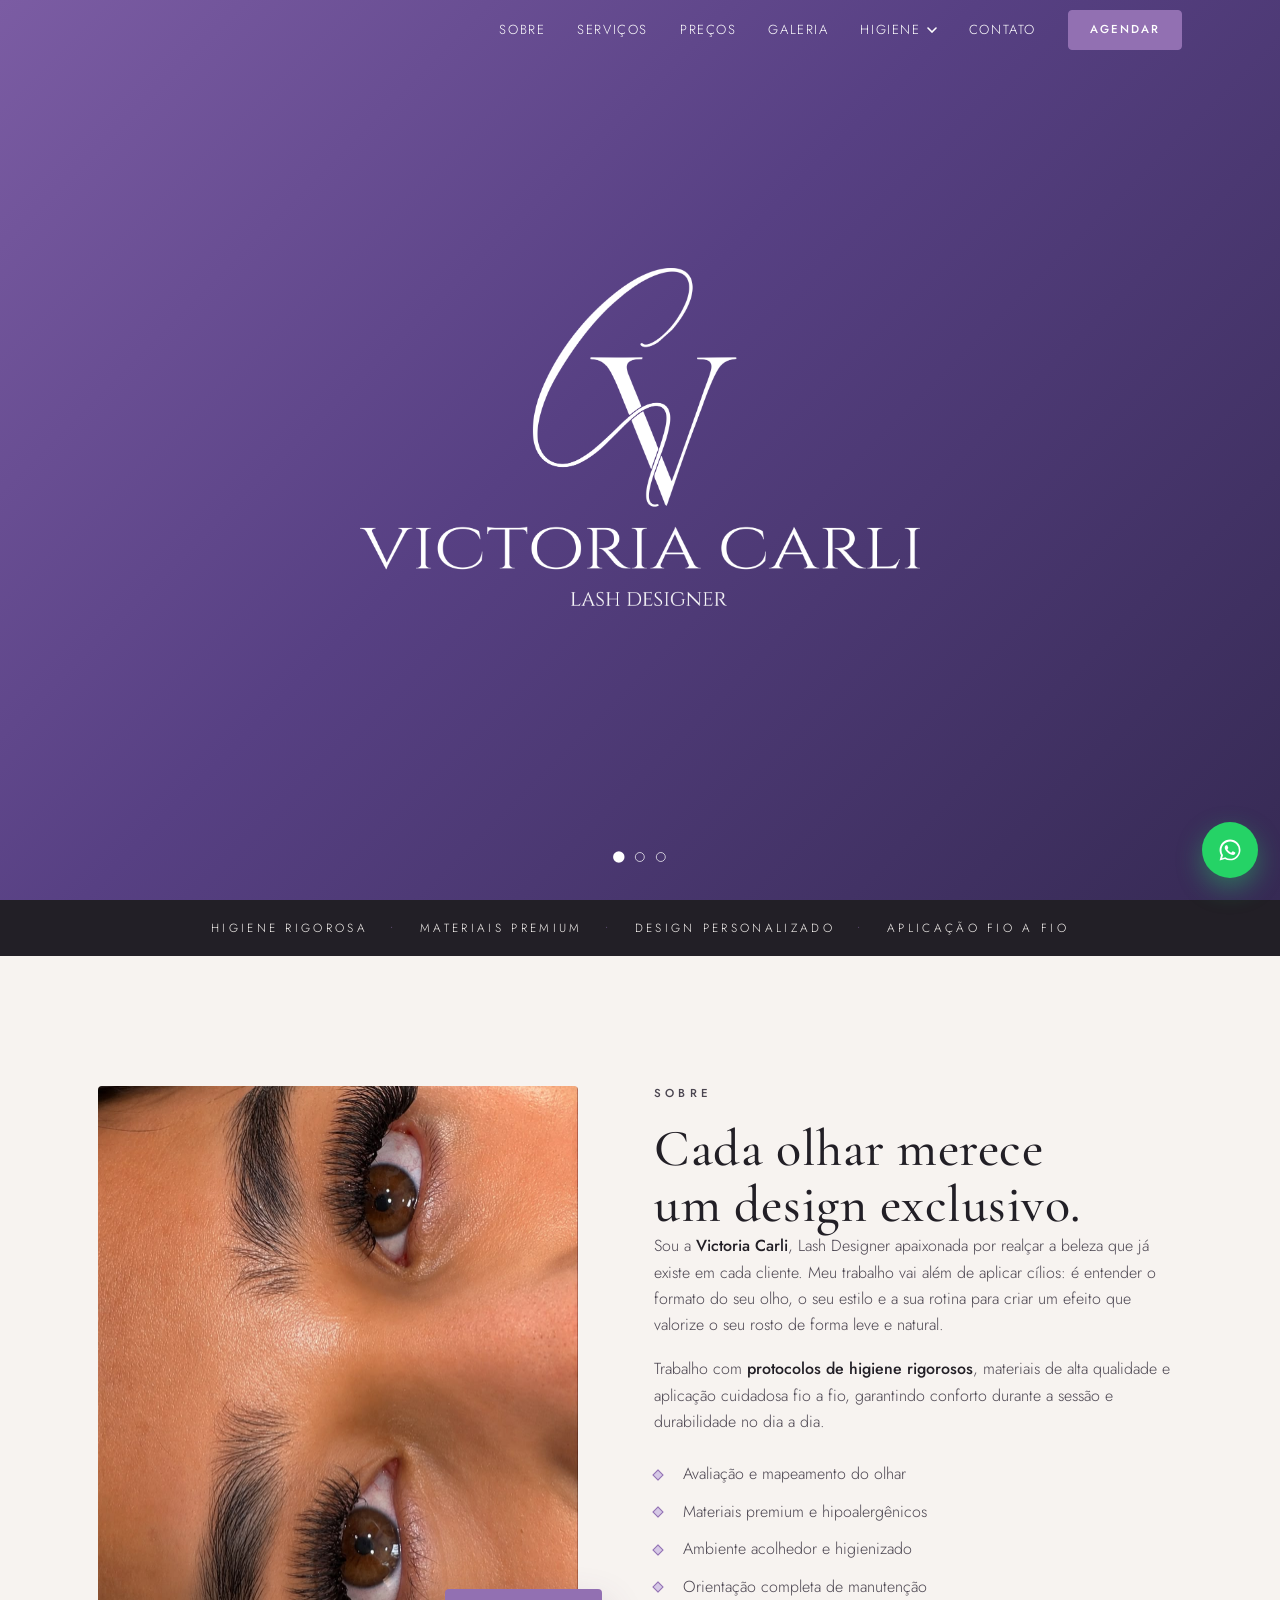
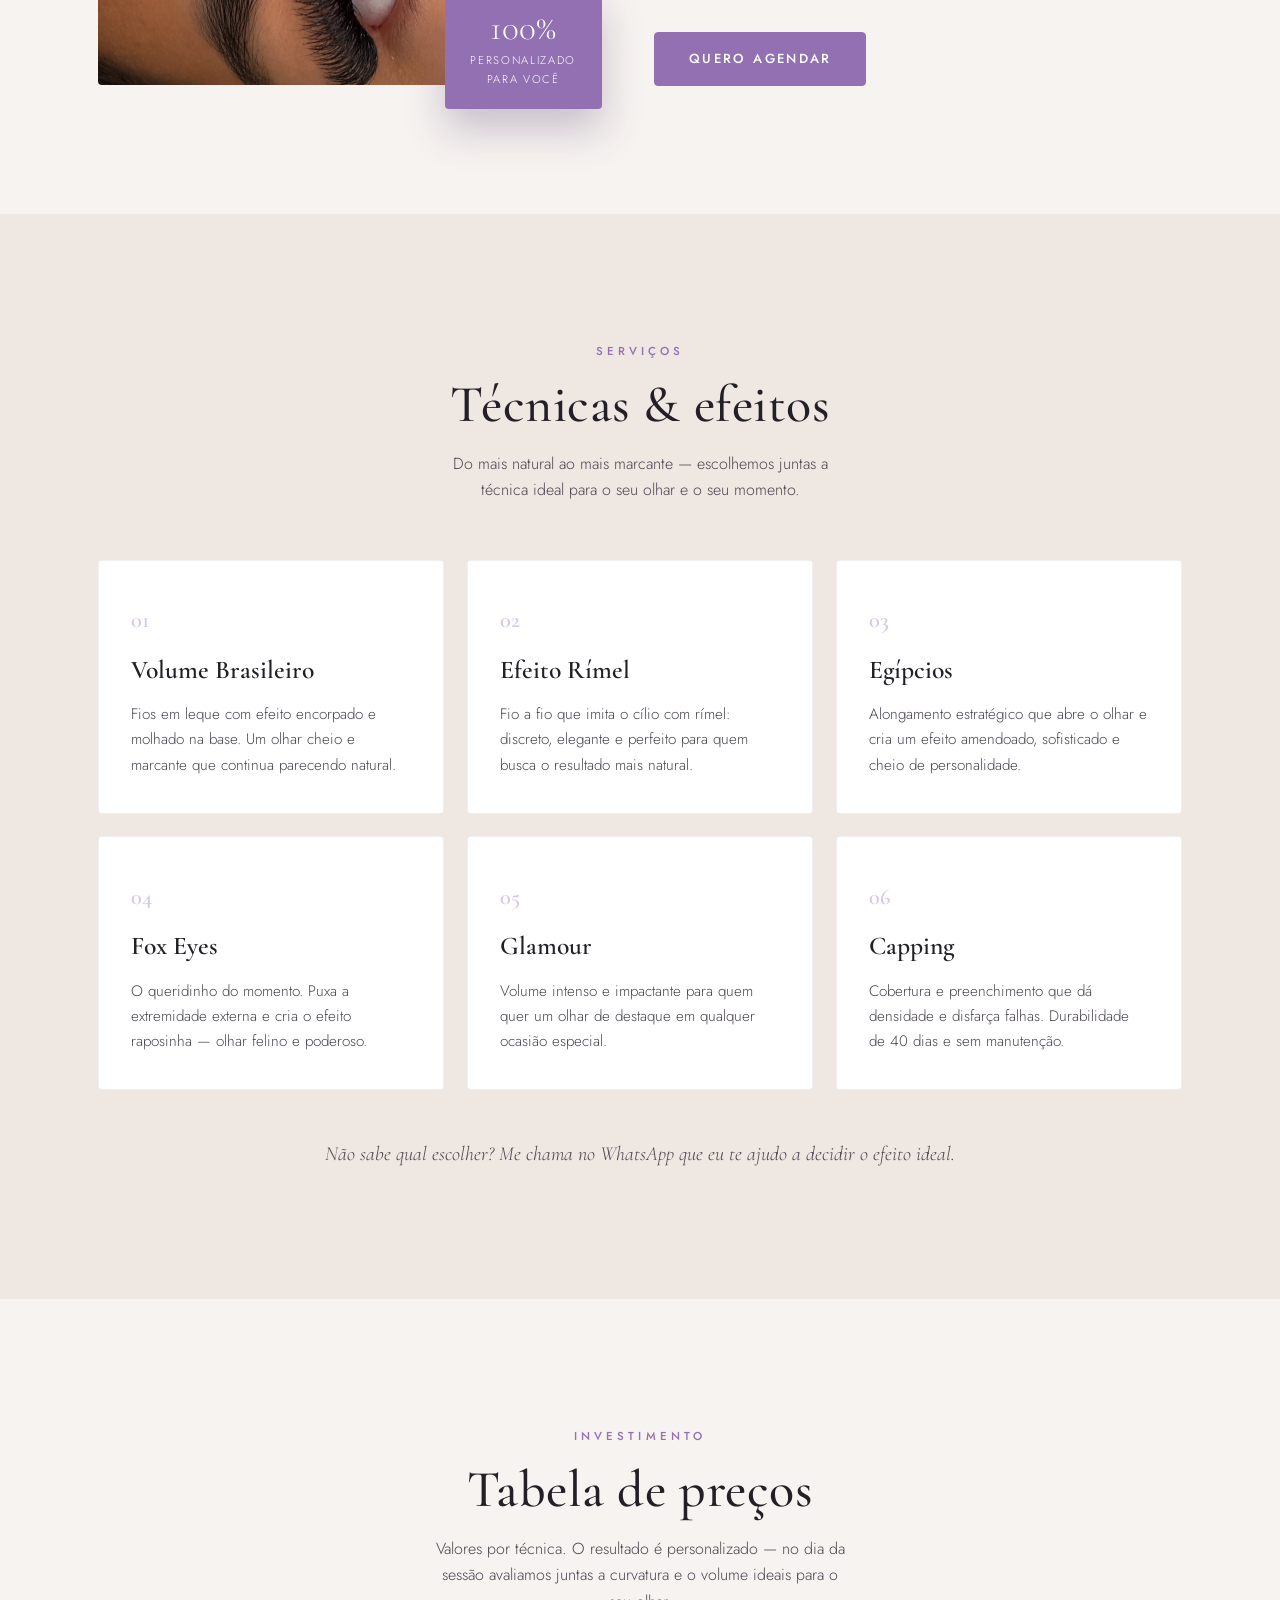
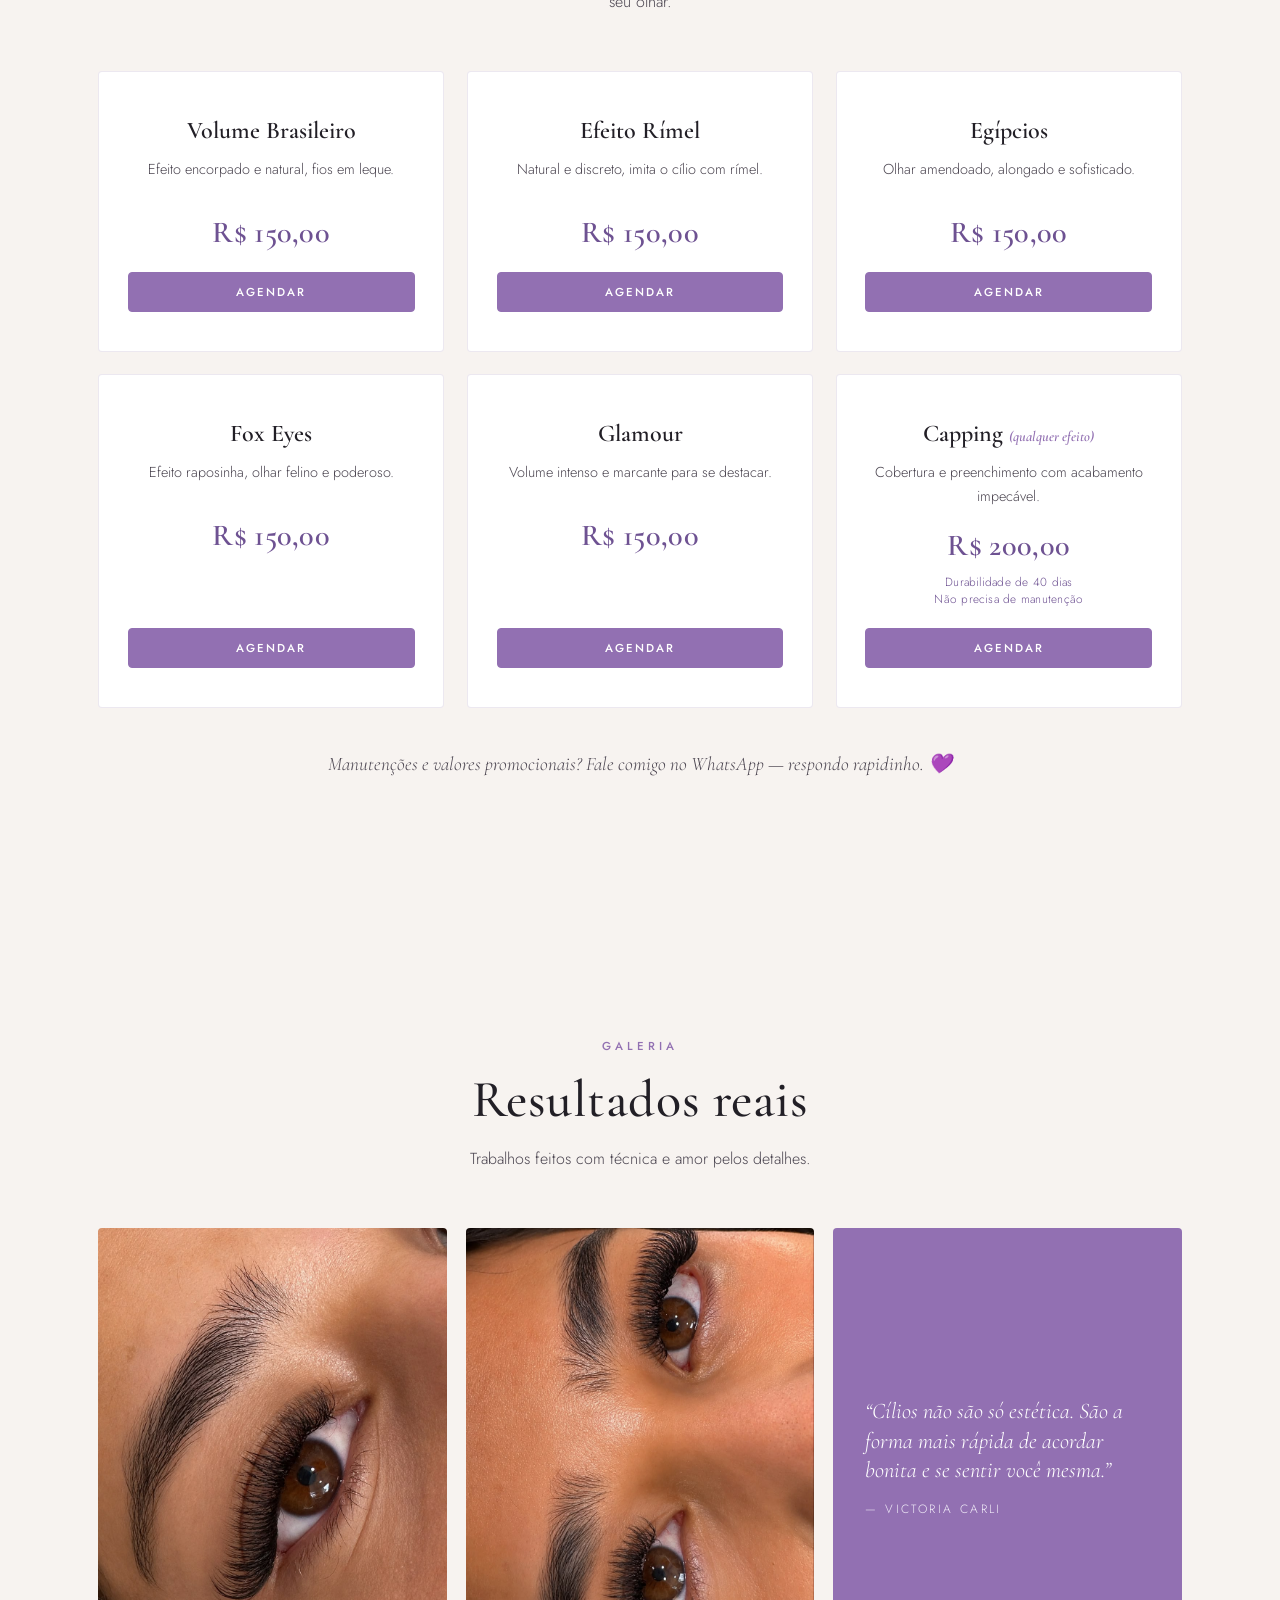
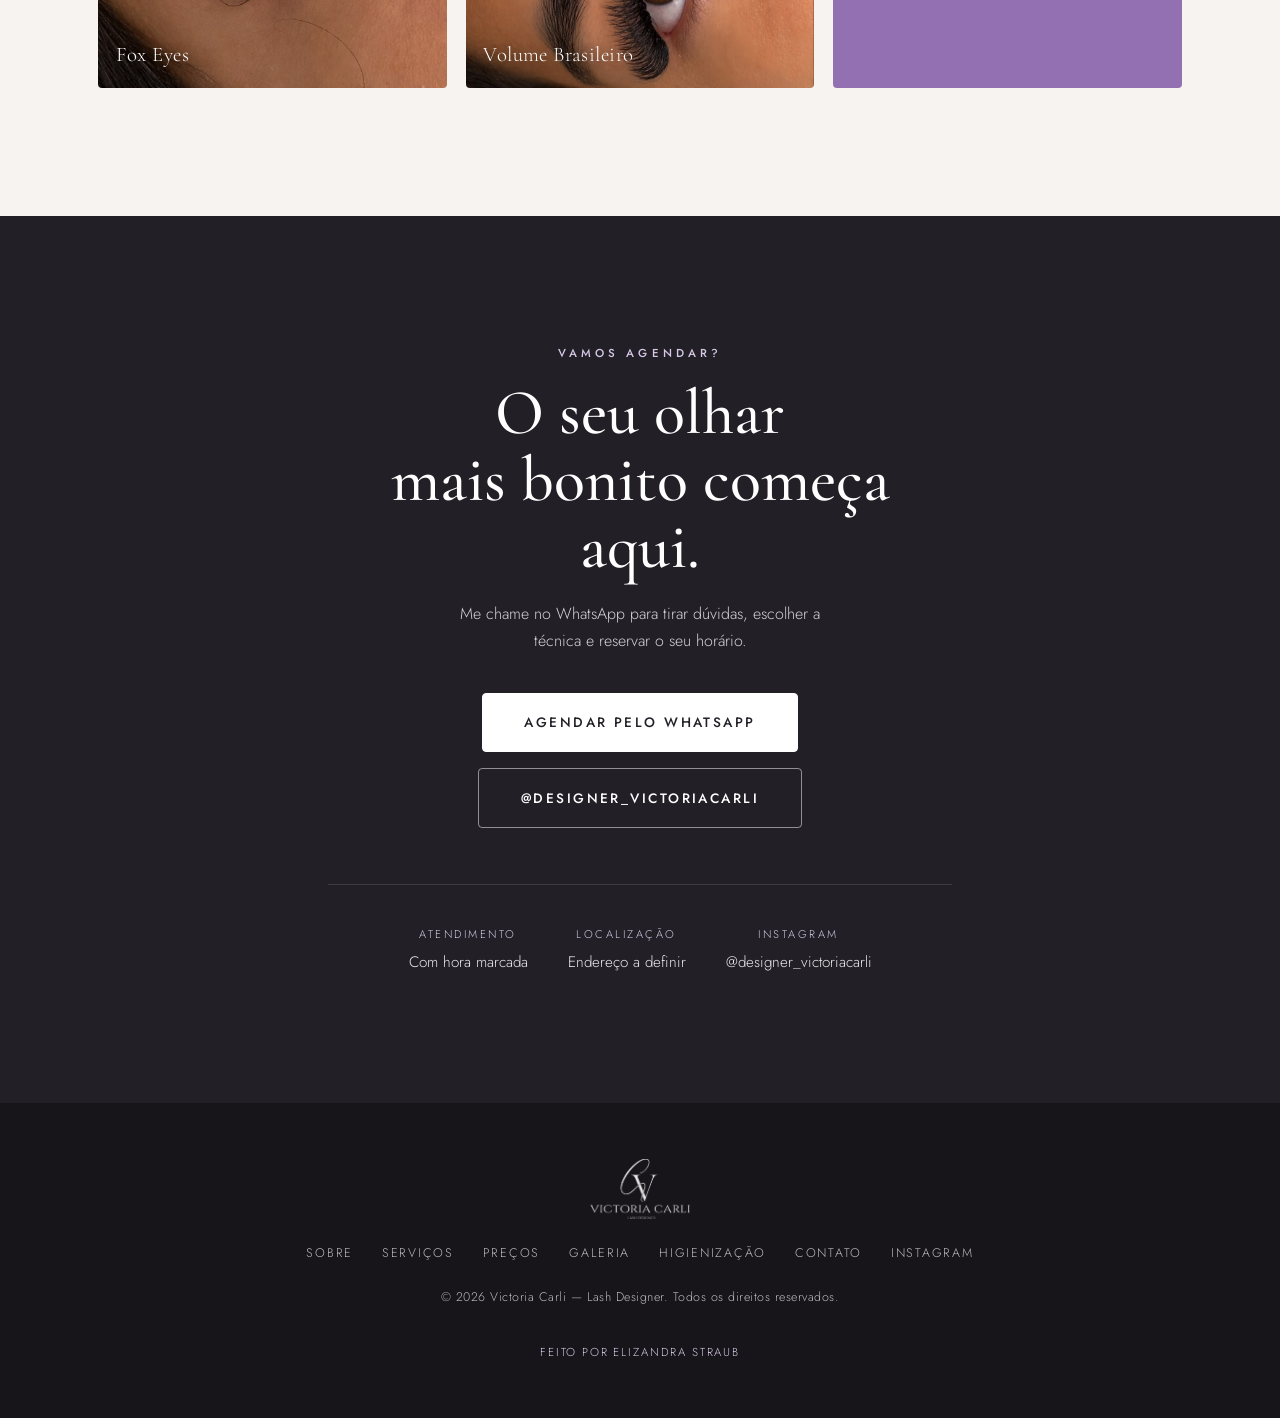
<file: index.html>
<!DOCTYPE html>
<html lang="pt-BR">
<head>
  <meta charset="UTF-8" />
  <meta name="viewport" content="width=device-width, initial-scale=1.0" />
  <title>Victoria Carli — Lash Designer | Extensão de Cílios</title>
  <meta name="description" content="Victoria Carli — Lash Designer. Extensão de cílios com técnica, higiene e olhar sob medida: Volume Brasileiro, Efeito Rímel, Egípcios, Fox Eyes, Glamour e Capping. Agende pelo WhatsApp." />
  <meta name="theme-color" content="#221F26" />

  <!-- Open Graph -->
  <meta property="og:title" content="Victoria Carli — Lash Designer" />
  <meta property="og:description" content="Extensão de cílios com técnica e olhar sob medida. Agende seu horário." />
  <meta property="og:type" content="website" />
  <meta property="og:image" content="assets/lash-fox.jpeg" />

  <link rel="icon" type="image/png" href="assets/logo.png" />

  <!-- Fonts -->
  <link rel="preconnect" href="https://fonts.googleapis.com" />
  <link rel="preconnect" href="https://fonts.gstatic.com" crossorigin />
  <link href="https://fonts.googleapis.com/css2?family=Cormorant+Garamond:ital,wght@0,400;0,500;0,600;1,400&family=Jost:wght@300;400;500;600&display=swap" rel="stylesheet" />

  <link rel="stylesheet" href="styles.css" />
</head>
<body>

  <!-- ===== HEADER ===== -->
  <header class="site-header" id="header">
    <div class="container header__inner">
      <a href="#inicio" class="header__brand" aria-label="Victoria Carli — início">
        <img src="assets/logo.png" alt="Victoria Carli Lash Designer" class="header__logo" />
      </a>

      <nav class="nav" id="nav" aria-label="Menu principal">
        <a href="#sobre" class="nav__link">Sobre</a>
        <a href="#servicos" class="nav__link">Serviços</a>
        <a href="#precos" class="nav__link">Preços</a>
        <a href="#galeria" class="nav__link">Galeria</a>
        <div class="nav__dd" id="navDd">
          <button class="nav__link nav__ddbtn" id="navDdBtn" aria-haspopup="true" aria-expanded="false">
            Higiene
            <svg class="nav__ddcaret" width="10" height="6" viewBox="0 0 10 6" aria-hidden="true"><path d="M1 1l4 4 4-4" fill="none" stroke="currentColor" stroke-width="1.6" stroke-linecap="round"/></svg>
          </button>
          <div class="nav__ddmenu" role="menu">
            <a href="higienizacao.html" role="menuitem">Como higienizar meus cílios</a>
            <a href="higienizacao.html#cuidados" role="menuitem">Cuidados pós-aplicação</a>
          </div>
        </div>
        <a href="#contato" class="nav__link">Contato</a>
        <a href="#contato" class="btn btn--sm nav__cta">Agendar</a>
      </nav>

      <button class="nav-toggle" id="navToggle" aria-label="Abrir menu" aria-expanded="false" aria-controls="nav">
        <span></span><span></span><span></span>
      </button>
    </div>
  </header>

  <!-- ===== HERO (SLIDESHOW) ===== -->
  <section class="hero" id="inicio" aria-label="Apresentação">
    <!-- Slide 1: Marca / logo grande -->
    <div class="hero__slide hero__slide--brand is-active" data-slide="0">
      <div class="hero__brand-inner">
        <img src="assets/logo.png" alt="Victoria Carli Lash Designer" class="hero__brandlogo" />
      </div>
    </div>

    <!-- Slide 2: Fox Eyes -->
    <div class="hero__slide hero__slide--photo" data-slide="1">
      <img class="hero__bg" src="assets/lash-fox.jpeg" alt="Olhar com extensão de cílios efeito fox eyes" />
      <div class="hero__overlay"></div>
      <div class="container hero__content">
        <p class="hero__eyebrow">Lash Designer</p>
        <h1 class="hero__title">Um olhar que fala<br>antes de você.</h1>
        <p class="hero__text">
          Extensão de cílios feita com técnica, higiene e sensibilidade — para realçar
          a sua beleza natural com um design pensado só para o seu olhar.
        </p>
        <div class="hero__actions">
          <a href="#contato" class="btn btn--light">Agendar horário</a>
          <a href="#servicos" class="btn btn--ghost-light">Ver serviços</a>
        </div>
      </div>
    </div>

    <!-- Slide 3: Volume Brasileiro -->
    <div class="hero__slide hero__slide--photo" data-slide="2">
      <img class="hero__bg" src="assets/lash-brasileiro.jpeg" alt="Extensão de cílios volume brasileiro" />
      <div class="hero__overlay"></div>
      <div class="container hero__content">
        <p class="hero__eyebrow">Feito para você</p>
        <h1 class="hero__title">Sua beleza natural,<br>realçada.</h1>
        <p class="hero__text">
          Do efeito mais natural ao mais marcante — cada aplicação é pensada para
          valorizar o seu rosto com conforto e durabilidade.
        </p>
        <div class="hero__actions">
          <a href="#precos" class="btn btn--light">Ver preços</a>
          <a href="#galeria" class="btn btn--ghost-light">Ver resultados</a>
        </div>
      </div>
    </div>

    <!-- Navegação -->
    <div class="hero__dots" role="tablist" aria-label="Escolher slide">
      <button class="hero__dot is-active" data-goto="0" aria-label="Slide 1"></button>
      <button class="hero__dot" data-goto="1" aria-label="Slide 2"></button>
      <button class="hero__dot" data-goto="2" aria-label="Slide 3"></button>
    </div>
  </section>

  <!-- ===== FAIXA / SELOS ===== -->
  <div class="marquee-band">
    <div class="container marquee-band__inner">
      <span>Higiene rigorosa</span>
      <span class="dot">•</span>
      <span>Materiais premium</span>
      <span class="dot">•</span>
      <span>Design personalizado</span>
      <span class="dot">•</span>
      <span>Aplicação fio a fio</span>
    </div>
  </div>

  <!-- ===== SOBRE ===== -->
  <section class="section about" id="sobre">
    <div class="container about__grid">
      <div class="about__media reveal">
        <img src="assets/lash-brasileiro.jpeg" alt="Extensão de cílios volume brasileiro" />
        <div class="about__media-badge">
          <span class="about__media-badge-num">100%</span>
          <span class="about__media-badge-txt">personalizado<br>para você</span>
        </div>
      </div>
      <div class="about__text reveal">
        <p class="eyebrow">Sobre</p>
        <h2 class="section-title">Cada olhar merece<br>um design exclusivo.</h2>
        <p>
          Sou a <strong>Victoria Carli</strong>, Lash Designer apaixonada por realçar a beleza
          que já existe em cada cliente. Meu trabalho vai além de aplicar cílios: é entender o
          formato do seu olho, o seu estilo e a sua rotina para criar um efeito que valorize
          o seu rosto de forma leve e natural.
        </p>
        <p>
          Trabalho com <strong>protocolos de higiene rigorosos</strong>, materiais de alta
          qualidade e aplicação cuidadosa fio a fio, garantindo conforto durante a sessão e
          durabilidade no dia a dia.
        </p>
        <ul class="about__list">
          <li>Avaliação e mapeamento do olhar</li>
          <li>Materiais premium e hipoalergênicos</li>
          <li>Ambiente acolhedor e higienizado</li>
          <li>Orientação completa de manutenção</li>
        </ul>
        <a href="#contato" class="btn">Quero agendar</a>
      </div>
    </div>
  </section>

  <!-- ===== SERVIÇOS ===== -->
  <section class="section services" id="servicos">
    <div class="container">
      <div class="section-head reveal">
        <p class="eyebrow">Serviços</p>
        <h2 class="section-title">Técnicas & efeitos</h2>
        <p class="section-sub">
          Do mais natural ao mais marcante — escolhemos juntas a técnica ideal para o seu olhar
          e o seu momento.
        </p>
      </div>

      <div class="services__grid">
        <article class="service-card reveal">
          <span class="service-card__index">01</span>
          <h3>Volume Brasileiro</h3>
          <p>Fios em leque com efeito encorpado e molhado na base. Um olhar cheio e marcante que continua parecendo natural.</p>
        </article>

        <article class="service-card reveal">
          <span class="service-card__index">02</span>
          <h3>Efeito Rímel</h3>
          <p>Fio a fio que imita o cílio com rímel: discreto, elegante e perfeito para quem busca o resultado mais natural.</p>
        </article>

        <article class="service-card reveal">
          <span class="service-card__index">03</span>
          <h3>Egípcios</h3>
          <p>Alongamento estratégico que abre o olhar e cria um efeito amendoado, sofisticado e cheio de personalidade.</p>
        </article>

        <article class="service-card reveal">
          <span class="service-card__index">04</span>
          <h3>Fox Eyes</h3>
          <p>O queridinho do momento. Puxa a extremidade externa e cria o efeito raposinha — olhar felino e poderoso.</p>
        </article>

        <article class="service-card reveal">
          <span class="service-card__index">05</span>
          <h3>Glamour</h3>
          <p>Volume intenso e impactante para quem quer um olhar de destaque em qualquer ocasião especial.</p>
        </article>

        <article class="service-card reveal">
          <span class="service-card__index">06</span>
          <h3>Capping</h3>
          <p>Cobertura e preenchimento que dá densidade e disfarça falhas. Durabilidade de 40 dias e sem manutenção.</p>
        </article>
      </div>

      <p class="services__note reveal">
        Não sabe qual escolher? Me chama no WhatsApp que eu te ajudo a decidir o efeito ideal.
      </p>
    </div>
  </section>

  <!-- ===== PREÇOS ===== -->
  <section class="section pricing" id="precos">
    <div class="container">
      <div class="section-head reveal">
        <p class="eyebrow">Investimento</p>
        <h2 class="section-title">Tabela de preços</h2>
        <p class="section-sub">
          Valores por técnica. O resultado é personalizado — no dia da sessão avaliamos
          juntas a curvatura e o volume ideais para o seu olhar.
        </p>
      </div>

      <div class="pricing__grid">
        <article class="price-card reveal">
          <h3 class="price-card__name">Volume Brasileiro</h3>
          <p class="price-card__desc">Efeito encorpado e natural, fios em leque.</p>
          <p class="price-card__value" data-price>R$ 150,00</p>
          <a href="https://wa.me/5541996075073?text=Ol%C3%A1%20Victoria!%20Quero%20agendar%20o%20Volume%20Brasileiro." class="btn btn--sm price-card__btn" target="_blank" rel="noopener">Agendar</a>
        </article>

        <article class="price-card reveal">
          <h3 class="price-card__name">Efeito Rímel</h3>
          <p class="price-card__desc">Natural e discreto, imita o cílio com rímel.</p>
          <p class="price-card__value" data-price>R$ 150,00</p>
          <a href="https://wa.me/5541996075073?text=Ol%C3%A1%20Victoria!%20Quero%20agendar%20o%20Efeito%20R%C3%ADmel." class="btn btn--sm price-card__btn" target="_blank" rel="noopener">Agendar</a>
        </article>

        <article class="price-card reveal">
          <h3 class="price-card__name">Egípcios</h3>
          <p class="price-card__desc">Olhar amendoado, alongado e sofisticado.</p>
          <p class="price-card__value" data-price>R$ 150,00</p>
          <a href="https://wa.me/5541996075073?text=Ol%C3%A1%20Victoria!%20Quero%20agendar%20os%20C%C3%ADlios%20Eg%C3%ADpcios." class="btn btn--sm price-card__btn" target="_blank" rel="noopener">Agendar</a>
        </article>

        <article class="price-card reveal">
          <h3 class="price-card__name">Fox Eyes</h3>
          <p class="price-card__desc">Efeito raposinha, olhar felino e poderoso.</p>
          <p class="price-card__value" data-price>R$ 150,00</p>
          <a href="https://wa.me/5541996075073?text=Ol%C3%A1%20Victoria!%20Quero%20agendar%20o%20Fox%20Eyes." class="btn btn--sm price-card__btn" target="_blank" rel="noopener">Agendar</a>
        </article>

        <article class="price-card reveal">
          <h3 class="price-card__name">Glamour</h3>
          <p class="price-card__desc">Volume intenso e marcante para se destacar.</p>
          <p class="price-card__value" data-price>R$ 150,00</p>
          <a href="https://wa.me/5541996075073?text=Ol%C3%A1%20Victoria!%20Quero%20agendar%20o%20Glamour." class="btn btn--sm price-card__btn" target="_blank" rel="noopener">Agendar</a>
        </article>

        <article class="price-card reveal">
          <h3 class="price-card__name">Capping <span>(qualquer efeito)</span></h3>
          <p class="price-card__desc">Cobertura e preenchimento com acabamento impecável.</p>
          <p class="price-card__value" data-price>R$ 200,00</p>
          <p class="price-card__meta">Durabilidade de 40 dias<br>Não precisa de manutenção</p>
          <a href="https://wa.me/5541996075073?text=Ol%C3%A1%20Victoria!%20Quero%20agendar%20o%20Capping." class="btn btn--sm price-card__btn" target="_blank" rel="noopener">Agendar</a>
        </article>
      </div>

      <p class="pricing__note reveal">
        Manutenções e valores promocionais? Fale comigo no WhatsApp — respondo rapidinho. 💜
      </p>
    </div>
  </section>

  <!-- ===== GALERIA ===== -->
  <section class="section gallery" id="galeria">
    <div class="container">
      <div class="section-head reveal">
        <p class="eyebrow">Galeria</p>
        <h2 class="section-title">Resultados reais</h2>
        <p class="section-sub">Trabalhos feitos com técnica e amor pelos detalhes.</p>
      </div>

      <div class="gallery__grid">
        <figure class="gallery__item gallery__item--tall reveal">
          <img src="assets/lash-fox.jpeg" alt="Extensão de cílios efeito fox eyes" loading="lazy" />
          <figcaption>Fox Eyes</figcaption>
        </figure>
        <figure class="gallery__item reveal">
          <img src="assets/lash-brasileiro.jpeg" alt="Extensão de cílios volume brasileiro" loading="lazy" />
          <figcaption>Volume Brasileiro</figcaption>
        </figure>
        <figure class="gallery__item gallery__item--quote reveal">
          <blockquote>
            <p>“Cílios não são só estética. São a forma mais rápida de acordar bonita e se sentir você mesma.”</p>
            <cite>— Victoria Carli</cite>
          </blockquote>
        </figure>
      </div>
    </div>
  </section>

  <!-- ===== CTA / CONTATO ===== -->
  <section class="section cta" id="contato">
    <div class="container cta__inner reveal">
      <p class="eyebrow eyebrow--light">Vamos agendar?</p>
      <h2 class="cta__title">O seu olhar<br>mais bonito começa aqui.</h2>
      <p class="cta__text">
        Me chame no WhatsApp para tirar dúvidas, escolher a técnica e reservar o seu horário.
      </p>

      <div class="cta__actions">
        <!-- WhatsApp: 41 99607-5073 -->
        <a href="https://wa.me/5541996075073?text=Ol%C3%A1%20Victoria!%20Gostaria%20de%20agendar%20um%20hor%C3%A1rio%20de%20cílios." class="btn btn--light btn--lg" target="_blank" rel="noopener">
          Agendar pelo WhatsApp
        </a>
        <!-- TODO: substituir pelo @ real do Instagram -->
        <a href="https://www.instagram.com/designer_victoriacarli" class="btn btn--ghost-light btn--lg" target="_blank" rel="noopener">
          @designer_victoriacarli
        </a>
      </div>

      <div class="cta__info">
        <div><span>Atendimento</span><p>Com hora marcada</p></div>
        <div><span>Localização</span><p>Endereço a definir</p></div>
        <div><span>Instagram</span><p><a href="https://www.instagram.com/designer_victoriacarli" target="_blank" rel="noopener">@designer_victoriacarli</a></p></div>
      </div>
    </div>
  </section>

  <!-- ===== FOOTER ===== -->
  <footer class="footer">
    <div class="container footer__inner">
      <img src="assets/logo.png" alt="Victoria Carli Lash Designer" class="footer__logo" />
      <nav class="footer__nav" aria-label="Rodapé">
        <a href="#sobre">Sobre</a>
        <a href="#servicos">Serviços</a>
        <a href="#precos">Preços</a>
        <a href="#galeria">Galeria</a>
        <a href="higienizacao.html">Higienização</a>
        <a href="#contato">Contato</a>
        <a href="https://www.instagram.com/designer_victoriacarli" target="_blank" rel="noopener">Instagram</a>
      </nav>
      <p class="footer__copy">© <span id="year"></span> Victoria Carli — Lash Designer. Todos os direitos reservados.</p>
      <p class="footer__credit">Feito por Elizandra Straub</p>
    </div>
  </footer>

  <!-- ===== WHATSAPP FLUTUANTE ===== -->
  <!-- WhatsApp: 41 99607-5073 -->
  <a href="https://wa.me/5541996075073?text=Ol%C3%A1%20Victoria!%20Gostaria%20de%20agendar%20um%20hor%C3%A1rio%20de%20cílios." class="wa-float" target="_blank" rel="noopener" aria-label="Falar no WhatsApp">
    <svg viewBox="0 0 32 32" width="26" height="26" aria-hidden="true" fill="currentColor">
      <path d="M16.04 3.2c-7.1 0-12.86 5.76-12.86 12.86 0 2.27.6 4.48 1.73 6.43L3.2 28.8l6.5-1.7a12.8 12.8 0 0 0 6.33 1.62h.01c7.1 0 12.86-5.76 12.86-12.86S23.14 3.2 16.04 3.2Zm0 23.5h-.01a10.6 10.6 0 0 1-5.4-1.48l-.39-.23-3.86 1.01 1.03-3.76-.25-.4a10.6 10.6 0 0 1-1.63-5.65c0-5.87 4.78-10.65 10.66-10.65 2.85 0 5.52 1.11 7.53 3.12a10.57 10.57 0 0 1 3.12 7.54c0 5.87-4.78 10.65-10.66 10.65Zm5.84-7.98c-.32-.16-1.9-.94-2.19-1.05-.29-.11-.5-.16-.72.16-.21.32-.82 1.05-1.01 1.26-.19.21-.37.24-.69.08-.32-.16-1.35-.5-2.57-1.59-.95-.85-1.59-1.89-1.78-2.21-.19-.32-.02-.5.14-.66.14-.14.32-.37.48-.56.16-.19.21-.32.32-.53.11-.21.05-.4-.03-.56-.08-.16-.72-1.74-.99-2.38-.26-.62-.52-.54-.72-.55l-.61-.01c-.21 0-.56.08-.85.4-.29.32-1.11 1.09-1.11 2.66 0 1.57 1.14 3.08 1.3 3.29.16.21 2.25 3.43 5.45 4.81.76.33 1.35.52 1.82.67.76.24 1.46.21 2.01.13.61-.09 1.9-.78 2.17-1.53.27-.75.27-1.4.19-1.53-.08-.13-.29-.21-.61-.37Z"/>
    </svg>
  </a>

  <script src="script.js"></script>
</body>
</html>
</file>
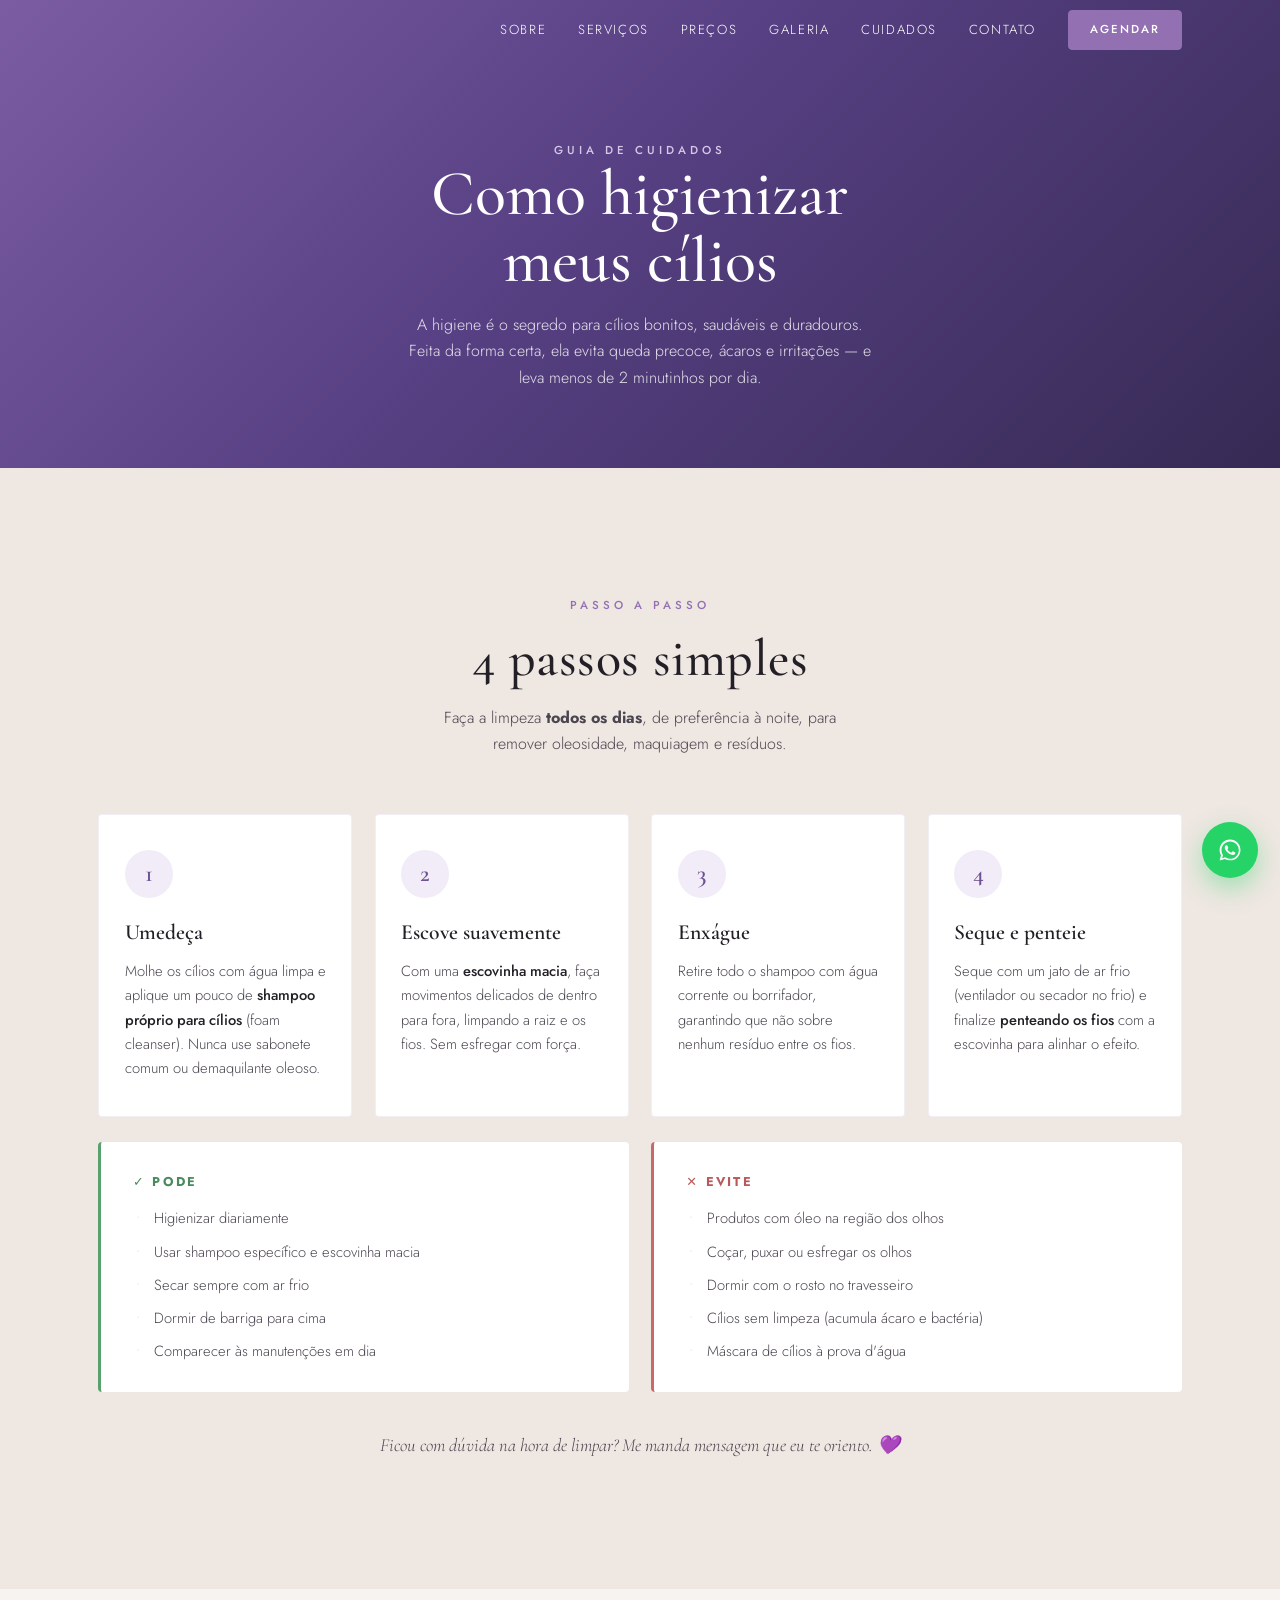
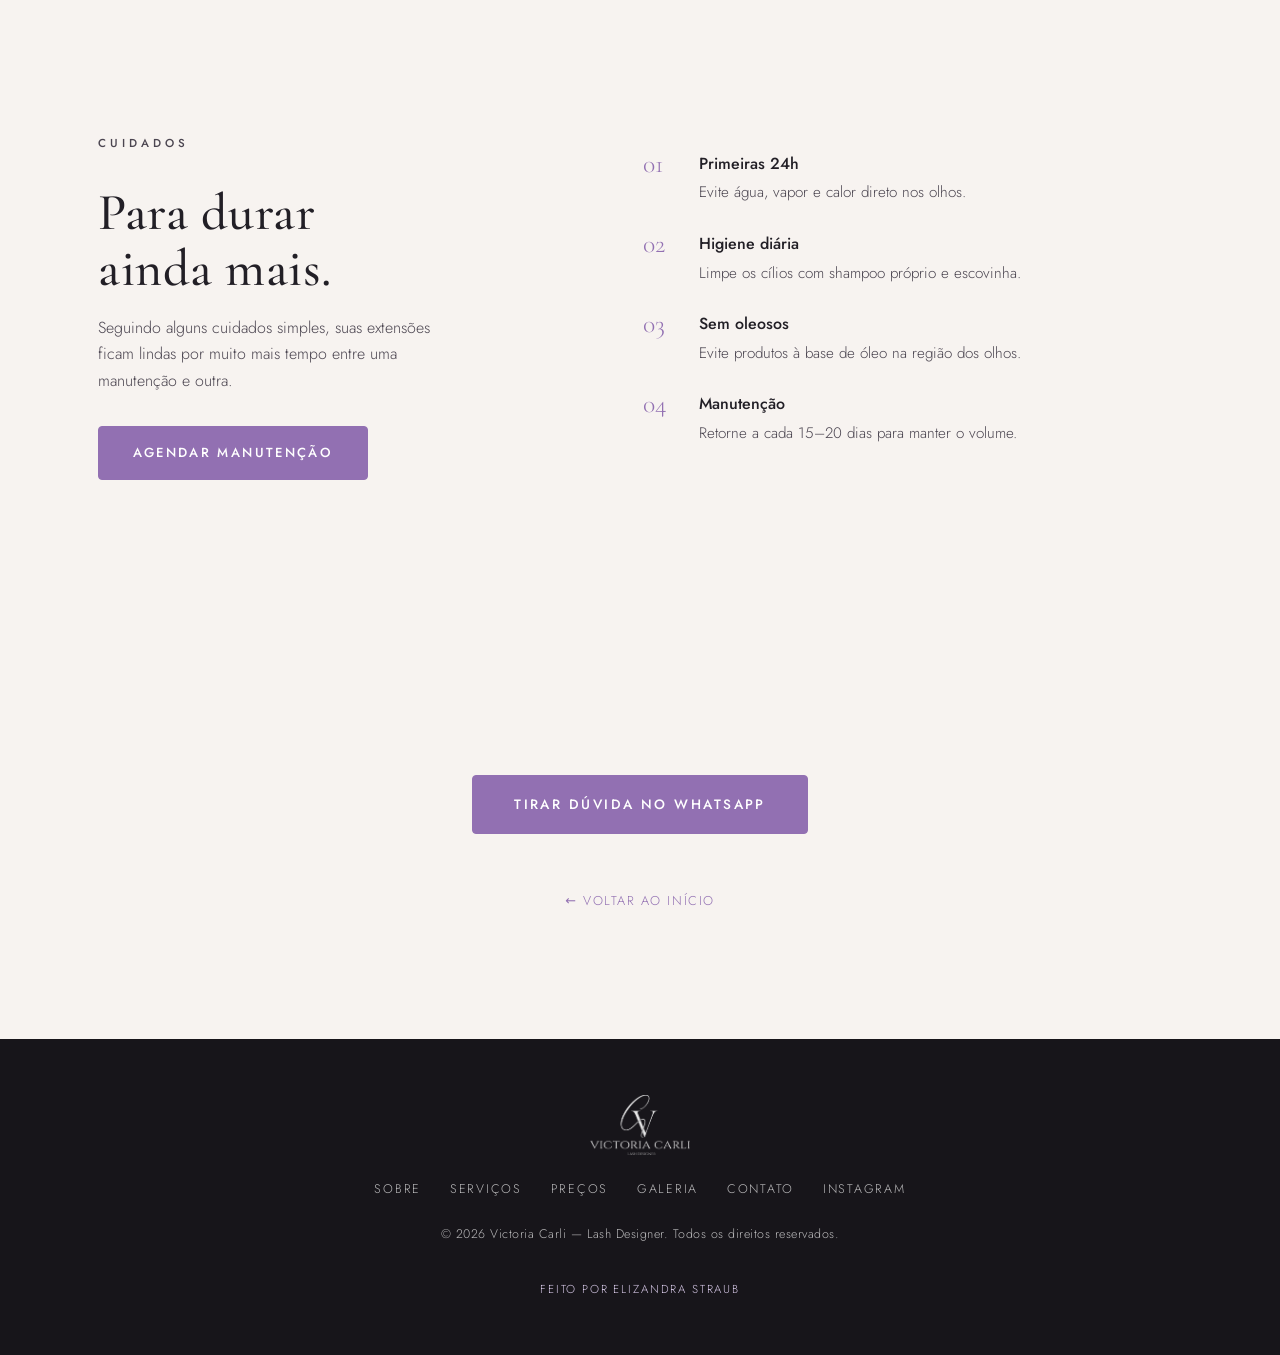
<file: higienizacao.html>
<!DOCTYPE html>
<html lang="pt-BR">
<head>
  <meta charset="UTF-8" />
  <meta name="viewport" content="width=device-width, initial-scale=1.0" />
  <title>Como Higienizar meus Cílios — Victoria Carli Lash Designer</title>
  <meta name="description" content="Guia passo a passo de como higienizar corretamente as extensões de cílios para mantê-las bonitas, saudáveis e duradouras. Por Victoria Carli — Lash Designer." />
  <meta name="theme-color" content="#221F26" />
  <link rel="icon" type="image/png" href="assets/logo.png" />

  <link rel="preconnect" href="https://fonts.googleapis.com" />
  <link rel="preconnect" href="https://fonts.gstatic.com" crossorigin />
  <link href="https://fonts.googleapis.com/css2?family=Cormorant+Garamond:ital,wght@0,400;0,500;0,600;1,400&family=Jost:wght@300;400;500;600&display=swap" rel="stylesheet" />

  <link rel="stylesheet" href="styles.css" />
</head>
<body>

  <!-- ===== HEADER ===== -->
  <header class="site-header" id="header">
    <div class="container header__inner">
      <a href="index.html" class="header__brand" aria-label="Victoria Carli — início">
        <img src="assets/logo.png" alt="Victoria Carli Lash Designer" class="header__logo" />
      </a>

      <nav class="nav" id="nav" aria-label="Menu principal">
        <a href="index.html#sobre" class="nav__link">Sobre</a>
        <a href="index.html#servicos" class="nav__link">Serviços</a>
        <a href="index.html#precos" class="nav__link">Preços</a>
        <a href="index.html#galeria" class="nav__link">Galeria</a>
        <a href="#cuidados" class="nav__link">Cuidados</a>
        <a href="index.html#contato" class="nav__link">Contato</a>
        <a href="index.html#contato" class="btn btn--sm nav__cta">Agendar</a>
      </nav>

      <button class="nav-toggle" id="navToggle" aria-label="Abrir menu" aria-expanded="false" aria-controls="nav">
        <span></span><span></span><span></span>
      </button>
    </div>
  </header>

  <!-- ===== PAGE HERO ===== -->
  <section class="page-hero">
    <div class="container page-hero__inner">
      <p class="eyebrow">Guia de cuidados</p>
      <h1>Como higienizar<br>meus cílios</h1>
      <p>
        A higiene é o segredo para cílios bonitos, saudáveis e duradouros.
        Feita da forma certa, ela evita queda precoce, ácaros e irritações — e leva menos de 2 minutinhos por dia.
      </p>
    </div>
  </section>

  <!-- ===== PASSO A PASSO ===== -->
  <section class="section hygiene">
    <div class="container">
      <div class="section-head reveal">
        <p class="eyebrow">Passo a passo</p>
        <h2 class="section-title">4 passos simples</h2>
        <p class="section-sub">Faça a limpeza <strong>todos os dias</strong>, de preferência à noite, para remover oleosidade, maquiagem e resíduos.</p>
      </div>

      <div class="hygiene__steps">
        <article class="hygiene-step reveal">
          <div class="hygiene-step__num">1</div>
          <h3>Umedeça</h3>
          <p>Molhe os cílios com água limpa e aplique um pouco de <strong>shampoo próprio para cílios</strong> (foam cleanser). Nunca use sabonete comum ou demaquilante oleoso.</p>
        </article>

        <article class="hygiene-step reveal">
          <div class="hygiene-step__num">2</div>
          <h3>Escove suavemente</h3>
          <p>Com uma <strong>escovinha macia</strong>, faça movimentos delicados de dentro para fora, limpando a raiz e os fios. Sem esfregar com força.</p>
        </article>

        <article class="hygiene-step reveal">
          <div class="hygiene-step__num">3</div>
          <h3>Enxágue</h3>
          <p>Retire todo o shampoo com água corrente ou borrifador, garantindo que não sobre nenhum resíduo entre os fios.</p>
        </article>

        <article class="hygiene-step reveal">
          <div class="hygiene-step__num">4</div>
          <h3>Seque e penteie</h3>
          <p>Seque com um jato de ar frio (ventilador ou secador no frio) e finalize <strong>penteando os fios</strong> com a escovinha para alinhar o efeito.</p>
        </article>
      </div>

      <div class="hygiene__tips reveal">
        <div class="hygiene__tips-col">
          <h4>✓ Pode</h4>
          <ul>
            <li>Higienizar diariamente</li>
            <li>Usar shampoo específico e escovinha macia</li>
            <li>Secar sempre com ar frio</li>
            <li>Dormir de barriga para cima</li>
            <li>Comparecer às manutenções em dia</li>
          </ul>
        </div>
        <div class="hygiene__tips-col hygiene__tips-col--no">
          <h4>✕ Evite</h4>
          <ul>
            <li>Produtos com óleo na região dos olhos</li>
            <li>Coçar, puxar ou esfregar os olhos</li>
            <li>Dormir com o rosto no travesseiro</li>
            <li>Cílios sem limpeza (acumula ácaro e bactéria)</li>
            <li>Máscara de cílios à prova d'água</li>
          </ul>
        </div>
      </div>

      <p class="hygiene__note reveal">
        Ficou com dúvida na hora de limpar? Me manda mensagem que eu te oriento. 💜
      </p>

    </div>
  </section>

  <!-- ===== CUIDADOS ===== -->
  <section class="section care" id="cuidados">
    <div class="container care__grid">
      <div class="care__text reveal">
        <p class="eyebrow">Cuidados</p>
        <h2 class="section-title">Para durar<br>ainda mais.</h2>
        <p>Seguindo alguns cuidados simples, suas extensões ficam lindas por muito mais tempo entre uma manutenção e outra.</p>
        <a href="index.html#contato" class="btn">Agendar manutenção</a>
      </div>
      <ul class="care__list reveal">
        <li><span>01</span><div><strong>Primeiras 24h</strong><p>Evite água, vapor e calor direto nos olhos.</p></div></li>
        <li><span>02</span><div><strong>Higiene diária</strong><p>Limpe os cílios com shampoo próprio e escovinha.</p></div></li>
        <li><span>03</span><div><strong>Sem oleosos</strong><p>Evite produtos à base de óleo na região dos olhos.</p></div></li>
        <li><span>04</span><div><strong>Manutenção</strong><p>Retorne a cada 15–20 dias para manter o volume.</p></div></li>
      </ul>
    </div>
  </section>

  <!-- ===== VOLTAR / CTA ===== -->
  <section class="section care-cta">
    <div class="container hygiene__cta reveal">
      <a href="https://wa.me/5541996075073?text=Ol%C3%A1%20Victoria!%20Tenho%20uma%20d%C3%BAvida%20sobre%20a%20higieniza%C3%A7%C3%A3o%20dos%20c%C3%ADlios." class="btn btn--lg" target="_blank" rel="noopener">Tirar dúvida no WhatsApp</a>
      <a href="index.html" class="page-back">← Voltar ao início</a>
    </div>
  </section>

  <!-- ===== FOOTER ===== -->
  <footer class="footer">
    <div class="container footer__inner">
      <img src="assets/logo.png" alt="Victoria Carli Lash Designer" class="footer__logo" />
      <nav class="footer__nav" aria-label="Rodapé">
        <a href="index.html#sobre">Sobre</a>
        <a href="index.html#servicos">Serviços</a>
        <a href="index.html#precos">Preços</a>
        <a href="index.html#galeria">Galeria</a>
        <a href="index.html#contato">Contato</a>
        <a href="https://www.instagram.com/designer_victoriacarli" target="_blank" rel="noopener">Instagram</a>
      </nav>
      <p class="footer__copy">© <span id="year"></span> Victoria Carli — Lash Designer. Todos os direitos reservados.</p>
      <p class="footer__credit">Feito por Elizandra Straub</p>
    </div>
  </footer>

  <!-- ===== WHATSAPP FLUTUANTE ===== -->
  <a href="https://wa.me/5541996075073?text=Ol%C3%A1%20Victoria!%20Gostaria%20de%20agendar%20um%20hor%C3%A1rio%20de%20cílios." class="wa-float" target="_blank" rel="noopener" aria-label="Falar no WhatsApp">
    <svg viewBox="0 0 32 32" width="26" height="26" aria-hidden="true" fill="currentColor">
      <path d="M16.04 3.2c-7.1 0-12.86 5.76-12.86 12.86 0 2.27.6 4.48 1.73 6.43L3.2 28.8l6.5-1.7a12.8 12.8 0 0 0 6.33 1.62h.01c7.1 0 12.86-5.76 12.86-12.86S23.14 3.2 16.04 3.2Zm0 23.5h-.01a10.6 10.6 0 0 1-5.4-1.48l-.39-.23-3.86 1.01 1.03-3.76-.25-.4a10.6 10.6 0 0 1-1.63-5.65c0-5.87 4.78-10.65 10.66-10.65 2.85 0 5.52 1.11 7.53 3.12a10.57 10.57 0 0 1 3.12 7.54c0 5.87-4.78 10.65-10.66 10.65Zm5.84-7.98c-.32-.16-1.9-.94-2.19-1.05-.29-.11-.5-.16-.72.16-.21.32-.82 1.05-1.01 1.26-.19.21-.37.24-.69.08-.32-.16-1.35-.5-2.57-1.59-.95-.85-1.59-1.89-1.78-2.21-.19-.32-.02-.5.14-.66.14-.14.32-.37.48-.56.16-.19.21-.32.32-.53.11-.21.05-.4-.03-.56-.08-.16-.72-1.74-.99-2.38-.26-.62-.52-.54-.72-.55l-.61-.01c-.21 0-.56.08-.85.4-.29.32-1.11 1.09-1.11 2.66 0 1.57 1.14 3.08 1.3 3.29.16.21 2.25 3.43 5.45 4.81.76.33 1.35.52 1.82.67.76.24 1.46.21 2.01.13.61-.09 1.9-.78 2.17-1.53.27-.75.27-1.4.19-1.53-.08-.13-.29-.21-.61-.37Z"/>
    </svg>
  </a>

  <script src="script.js"></script>
</body>
</html>
</file>
<file: styles.css>
/* ===================================================================
   Victoria Carli — Lash Designer
   Paleta e tipografia inspiradas na logo (roxo/lilás + carvão + cream)
   =================================================================== */

:root {
  --cream:       #F7F3F0;
  --cream-2:     #EFE7E2;
  --ink:         #221F26;
  --ink-soft:    #4B4550;
  --purple:      #9270B2;
  --purple-deep: #6E5292;
  --lilac:       #D6C8E6;
  --lilac-soft:  #F1ECF8;
  --white:       #FFFFFF;

  --font-serif: "Cormorant Garamond", Georgia, "Times New Roman", serif;
  --font-sans:  "Jost", "Segoe UI", system-ui, sans-serif;

  --container: 1180px;
  --radius: 4px;
  --ease: cubic-bezier(0.4, 0, 0.2, 1);
}

/* ---------- Reset ---------- */
*, *::before, *::after { box-sizing: border-box; margin: 0; padding: 0; }
html { scroll-behavior: smooth; -webkit-text-size-adjust: 100%; }
body {
  font-family: var(--font-sans);
  font-weight: 300;
  color: var(--ink);
  background: var(--cream);
  line-height: 1.65;
  overflow-x: hidden;
}
img { max-width: 100%; display: block; }
a { color: inherit; text-decoration: none; }
ul { list-style: none; }

.container {
  width: 100%;
  max-width: var(--container);
  margin: 0 auto;
  padding: 0 clamp(1.25rem, 5vw, 3rem);
}

/* ---------- Tipografia utilitária ---------- */
.eyebrow {
  font-size: 0.72rem;
  letter-spacing: 0.35em;
  text-transform: uppercase;
  color: var(--purple);
  font-weight: 500;
  margin-bottom: 1rem;
}
.eyebrow--light { color: var(--lilac); }

.section-title {
  font-family: var(--font-serif);
  font-weight: 500;
  font-size: clamp(2rem, 5vw, 3.25rem);
  line-height: 1.08;
  letter-spacing: 0.01em;
  color: var(--ink);
}
.section-sub {
  margin-top: 1.1rem;
  max-width: 46ch;
  color: var(--ink-soft);
}

.section { padding: clamp(4.5rem, 10vw, 8rem) 0; }

.section-head { max-width: 640px; margin: 0 auto 3.5rem; text-align: center; }
.section-head .section-sub { margin-left: auto; margin-right: auto; }

/* ---------- Botões ---------- */
.btn {
  display: inline-flex;
  align-items: center;
  justify-content: center;
  gap: 0.5rem;
  font-family: var(--font-sans);
  font-weight: 500;
  font-size: 0.82rem;
  letter-spacing: 0.18em;
  text-transform: uppercase;
  padding: 0.95rem 2.1rem;
  border: 1px solid var(--purple);
  background: var(--purple);
  color: var(--white);
  border-radius: var(--radius);
  cursor: pointer;
  transition: all 0.35s var(--ease);
}
.btn:hover { background: var(--purple-deep); border-color: var(--purple-deep); transform: translateY(-2px); }
.btn--sm { padding: 0.6rem 1.3rem; font-size: 0.72rem; }
.btn--lg { padding: 1.1rem 2.6rem; font-size: 0.85rem; }

.btn--ghost {
  background: transparent;
  color: var(--ink);
  border-color: rgba(34,31,38,0.35);
}
.btn--ghost:hover { background: var(--ink); color: var(--white); border-color: var(--ink); }

.btn--light { background: var(--white); color: var(--ink); border-color: var(--white); }
.btn--light:hover { background: var(--lilac-soft); border-color: var(--lilac-soft); color: var(--purple-deep); }

.btn--ghost-light {
  background: transparent;
  color: var(--white);
  border-color: rgba(255,255,255,0.5);
}
.btn--ghost-light:hover { background: rgba(255,255,255,0.12); border-color: var(--white); }

/* ===================================================================
   HEADER
   =================================================================== */
.site-header {
  position: fixed;
  top: 0; left: 0; right: 0;
  z-index: 100;
  transition: background 0.4s var(--ease), box-shadow 0.4s var(--ease), padding 0.4s var(--ease);
  padding: 0.6rem 0;
}
.site-header.scrolled {
  background: rgba(247,243,240,0.92);
  backdrop-filter: blur(10px);
  box-shadow: 0 1px 0 rgba(34,31,38,0.06);
}
.header__inner { display: flex; align-items: center; justify-content: space-between; }
/* Logo pequena do cabeçalho removida a pedido */
.header__logo { display: none; }

.nav { display: flex; align-items: center; gap: 2rem; }
.nav__link {
  font-size: 0.82rem;
  letter-spacing: 0.12em;
  text-transform: uppercase;
  color: var(--ink);
  position: relative;
  padding: 0.2rem 0;
  transition: color 0.3s var(--ease);
}
.nav__link::after {
  content: "";
  position: absolute;
  left: 0; bottom: -2px;
  width: 0; height: 1px;
  background: var(--purple);
  transition: width 0.35s var(--ease);
}
.nav__link:hover { color: var(--purple); }
.nav__link:hover::after { width: 100%; }
.nav__cta { color: var(--white); }
.nav__cta:hover { color: var(--white); }

/* Hero claro: header sobre imagem escura */
.site-header:not(.scrolled) .nav__link { color: var(--white); }
.site-header:not(.scrolled) .nav__link:hover { color: var(--lilac); }
.site-header:not(.scrolled) .nav-toggle span { background: var(--white); }

/* ---- Dropdown de Higiene ---- */
.nav__dd { position: relative; }
.nav__ddbtn {
  display: inline-flex;
  align-items: center;
  gap: 0.4rem;
  background: none;
  border: none;
  cursor: pointer;
  font-family: var(--font-sans);
  font-weight: 300;
}
.nav__ddcaret { transition: transform 0.3s var(--ease); }
.nav__dd.open .nav__ddcaret { transform: rotate(180deg); }
.nav__ddmenu {
  position: absolute;
  top: calc(100% + 0.9rem);
  left: 50%;
  transform: translateX(-50%) translateY(8px);
  min-width: 240px;
  background: var(--white);
  border-radius: var(--radius);
  box-shadow: 0 18px 44px rgba(34,31,38,0.16);
  padding: 0.5rem;
  opacity: 0;
  visibility: hidden;
  transition: opacity 0.3s var(--ease), transform 0.3s var(--ease), visibility 0.3s var(--ease);
  z-index: 120;
}
.nav__dd:hover .nav__ddmenu,
.nav__dd.open .nav__ddmenu {
  opacity: 1;
  visibility: visible;
  transform: translateX(-50%) translateY(0);
}
.nav__ddmenu::before {
  content: "";
  position: absolute;
  top: -6px; left: 50%;
  width: 12px; height: 12px;
  margin-left: -6px;
  background: var(--white);
  transform: rotate(45deg);
}
.nav__ddmenu a {
  position: relative;
  display: block;
  padding: 0.7rem 1rem;
  font-size: 0.82rem;
  letter-spacing: 0.04em;
  color: var(--ink) !important;
  border-radius: 3px;
  transition: background 0.25s var(--ease), color 0.25s var(--ease);
}
.nav__ddmenu a:hover { background: var(--lilac-soft); color: var(--purple-deep) !important; }

.nav-toggle {
  display: none;
  flex-direction: column;
  gap: 5px;
  background: none; border: none;
  cursor: pointer;
  padding: 6px;
  z-index: 110;
}
.nav-toggle span {
  width: 26px; height: 2px;
  background: var(--ink);
  transition: all 0.3s var(--ease);
}

/* ===================================================================
   HERO
   =================================================================== */
.hero {
  position: relative;
  min-height: 100vh;
  min-height: 100svh;
  color: var(--white);
  overflow: hidden;
}

/* --- Slides --- */
.hero__slide {
  position: absolute;
  inset: 0;
  display: flex;
  align-items: center;
  opacity: 0;
  visibility: hidden;
  transition: opacity 1.1s var(--ease), visibility 1.1s var(--ease);
  z-index: 1;
}
.hero__slide.is-active { opacity: 1; visibility: visible; z-index: 2; }

/* leve zoom na imagem do slide ativo */
.hero__bg {
  position: absolute; inset: 0;
  width: 100%; height: 100%;
  object-fit: cover; object-position: 60% 40%;
  transform: scale(1.05);
  transition: transform 7s var(--ease);
}
.hero__slide.is-active .hero__bg { transform: scale(1.12); }
.hero__overlay {
  position: absolute; inset: 0;
  background:
    linear-gradient(90deg, rgba(34,31,38,0.78) 0%, rgba(34,31,38,0.45) 45%, rgba(34,31,38,0.15) 100%),
    linear-gradient(180deg, rgba(34,31,38,0.35) 0%, rgba(34,31,38,0.1) 40%, rgba(34,31,38,0.55) 100%);
}

/* --- Slide da marca (logo grande) --- */
.hero__slide--brand {
  justify-content: center;
  text-align: center;
  background: linear-gradient(135deg, #7B5CA3 0%, #574083 45%, #362A54 100%);
}
.hero__brand-inner { position: relative; padding: 6rem 1.5rem; }
.hero__brandlogo {
  width: min(560px, 82vw);
  margin: 0 auto 1.6rem;
  filter: brightness(0) invert(1);
  opacity: 0;
  transform: translateY(24px) scale(0.96);
}
.hero__slide--brand.is-active .hero__brandlogo {
  animation: brandIn 1.2s var(--ease) 0.25s forwards;
}
.hero__brandtag {
  font-size: 0.8rem;
  letter-spacing: 0.5em;
  text-transform: uppercase;
  color: var(--lilac);
  opacity: 0;
}
.hero__slide--brand.is-active .hero__brandtag {
  animation: brandIn 1.2s var(--ease) 0.6s forwards;
}
@keyframes brandIn {
  to { opacity: 1; transform: none; }
}

.hero__content { position: relative; padding-top: 6rem; padding-bottom: 6rem; max-width: 760px; }
.hero__eyebrow {
  font-size: 0.78rem;
  letter-spacing: 0.4em;
  text-transform: uppercase;
  color: var(--lilac);
  margin-bottom: 1.4rem;
}
.hero__title {
  font-family: var(--font-serif);
  font-weight: 500;
  font-size: clamp(2.8rem, 8vw, 5.5rem);
  line-height: 1.02;
  letter-spacing: 0.01em;
  margin-bottom: 1.6rem;
}
.hero__text {
  font-size: clamp(1rem, 2vw, 1.18rem);
  font-weight: 300;
  max-width: 48ch;
  color: rgba(255,255,255,0.9);
  margin-bottom: 2.4rem;
}
.hero__actions { display: flex; flex-wrap: wrap; gap: 1rem; }

/* --- Dots / navegação --- */
.hero__dots {
  position: absolute;
  bottom: 2.4rem; left: 50%;
  transform: translateX(-50%);
  display: flex;
  gap: 0.7rem;
  z-index: 5;
}
.hero__dot {
  width: 10px; height: 10px;
  border-radius: 50%;
  border: 1px solid rgba(255,255,255,0.7);
  background: transparent;
  cursor: pointer;
  padding: 0;
  transition: all 0.3s var(--ease);
}
.hero__dot.is-active { background: var(--white); transform: scale(1.15); }
.hero__dot:hover { background: rgba(255,255,255,0.6); }

.hero__scroll {
  position: absolute;
  bottom: 2.2rem; left: 50%;
  transform: translateX(-50%);
  width: 26px; height: 42px;
  border: 1px solid rgba(255,255,255,0.6);
  border-radius: 14px;
}
.hero__scroll span {
  position: absolute;
  top: 8px; left: 50%;
  width: 3px; height: 8px;
  margin-left: -1.5px;
  background: var(--white);
  border-radius: 2px;
  animation: scrolldot 1.8s var(--ease) infinite;
}
@keyframes scrolldot { 0% { opacity: 0; transform: translateY(0); } 40% { opacity: 1; } 100% { opacity: 0; transform: translateY(14px); } }

/* ===================================================================
   PAGE HERO (páginas internas)
   =================================================================== */
.page-hero {
  position: relative;
  min-height: 52vh;
  display: flex;
  align-items: center;
  text-align: center;
  color: var(--white);
  background: linear-gradient(135deg, #7B5CA3 0%, #574083 45%, #362A54 100%);
  padding: 8rem 0 4rem;
}
.page-hero__inner { max-width: 720px; margin: 0 auto; }
.page-hero .eyebrow { color: var(--lilac); }
.page-hero h1 {
  font-family: var(--font-serif);
  font-weight: 500;
  font-size: clamp(2.4rem, 6vw, 4rem);
  line-height: 1.05;
  margin-bottom: 1.1rem;
}
.page-hero p { color: rgba(255,255,255,0.85); max-width: 52ch; margin: 0 auto; }
.page-back {
  display: inline-flex;
  align-items: center;
  gap: 0.4rem;
  margin-top: 3rem;
  font-size: 0.8rem;
  letter-spacing: 0.12em;
  text-transform: uppercase;
  color: var(--purple);
  transition: gap 0.3s var(--ease);
}
.page-back:hover { gap: 0.75rem; }

/* ===================================================================
   FAIXA / MARQUEE
   =================================================================== */
.marquee-band { background: var(--ink); color: var(--cream); padding: 1.15rem 0; }
.marquee-band__inner {
  display: flex;
  align-items: center;
  justify-content: center;
  gap: 1.4rem;
  flex-wrap: wrap;
  font-size: 0.74rem;
  letter-spacing: 0.28em;
  text-transform: uppercase;
  text-align: center;
}
.marquee-band .dot { color: var(--purple); }

/* ===================================================================
   SOBRE
   =================================================================== */
.about__grid {
  display: grid;
  grid-template-columns: 1fr 1.1fr;
  gap: clamp(2rem, 6vw, 5rem);
  align-items: center;
}
.about__media { position: relative; }
.about__media img {
  width: 100%;
  aspect-ratio: 4 / 5;
  object-fit: cover;
  border-radius: var(--radius);
}
.about__media-badge {
  position: absolute;
  bottom: -1.5rem; right: -1.5rem;
  background: var(--purple);
  color: var(--white);
  padding: 1.3rem 1.6rem;
  border-radius: var(--radius);
  text-align: center;
  box-shadow: 0 20px 40px rgba(94,68,120,0.3);
}
.about__media-badge-num { display: block; font-family: var(--font-serif); font-size: 2.2rem; line-height: 1; }
.about__media-badge-txt { display: block; font-size: 0.7rem; letter-spacing: 0.15em; text-transform: uppercase; margin-top: 0.4rem; }

.about__text p { color: var(--ink-soft); margin-bottom: 1.1rem; }
.about__text strong { color: var(--ink); font-weight: 500; }
.about__list { margin: 1.6rem 0 2rem; display: grid; gap: 0.7rem; }
.about__list li {
  position: relative;
  padding-left: 1.8rem;
  color: var(--ink-soft);
}
.about__list li::before {
  content: "";
  position: absolute;
  left: 0; top: 0.6em;
  width: 8px; height: 8px;
  background: var(--lilac);
  border: 1px solid var(--purple);
  transform: rotate(45deg);
}

/* ===================================================================
   SERVIÇOS
   =================================================================== */
.services { background: var(--cream-2); }
.services__grid {
  display: grid;
  grid-template-columns: repeat(3, 1fr);
  gap: 1.4rem;
}
.service-card {
  background: var(--white);
  padding: 2.6rem 2rem 2.2rem;
  border-radius: var(--radius);
  border: 1px solid rgba(122,90,150,0.1);
  transition: transform 0.4s var(--ease), box-shadow 0.4s var(--ease), border-color 0.4s var(--ease);
  position: relative;
  overflow: hidden;
}
.service-card::before {
  content: "";
  position: absolute;
  top: 0; left: 0;
  width: 100%; height: 3px;
  background: linear-gradient(90deg, var(--purple), var(--lilac));
  transform: scaleX(0);
  transform-origin: left;
  transition: transform 0.4s var(--ease);
}
.service-card:hover { transform: translateY(-6px); box-shadow: 0 24px 50px rgba(94,68,120,0.14); border-color: transparent; }
.service-card:hover::before { transform: scaleX(1); }
.service-card__index {
  font-family: var(--font-serif);
  font-size: 1.4rem;
  color: var(--lilac);
  font-weight: 600;
}
.service-card h3 {
  font-family: var(--font-serif);
  font-weight: 600;
  font-size: 1.6rem;
  margin: 0.6rem 0 0.7rem;
  color: var(--ink);
}
.service-card h3 em { font-size: 1rem; font-style: italic; color: var(--purple); }
.service-card p { color: var(--ink-soft); font-size: 0.95rem; }

.services__note {
  text-align: center;
  margin-top: 3rem;
  color: var(--ink-soft);
  font-style: italic;
  font-family: var(--font-serif);
  font-size: 1.25rem;
}

/* ===================================================================
   GALERIA
   =================================================================== */
.gallery__grid {
  display: grid;
  grid-template-columns: repeat(3, 1fr);
  grid-auto-rows: 460px;
  gap: 1.2rem;
}
.gallery__item {
  position: relative;
  overflow: hidden;
  border-radius: var(--radius);
  grid-row: span 1;
}
/* Todos os itens com a mesma altura (sem vãos vazios) */
.gallery__item--tall { grid-row: span 1; }
.gallery__item img { width: 100%; height: 100%; object-fit: cover; transition: transform 0.7s var(--ease); }
.gallery__item:hover img { transform: scale(1.06); }
.gallery__item figcaption {
  position: absolute;
  left: 1.1rem; bottom: 1rem;
  color: var(--white);
  font-family: var(--font-serif);
  font-size: 1.3rem;
  letter-spacing: 0.02em;
  text-shadow: 0 2px 12px rgba(0,0,0,0.5);
}
.gallery__item--quote {
  background: var(--purple);
  display: flex;
  align-items: center;
  padding: 2rem;
}
.gallery__item--quote blockquote p {
  font-family: var(--font-serif);
  font-style: italic;
  color: var(--white);
  font-size: 1.4rem;
  line-height: 1.3;
}
.gallery__item--quote cite {
  display: block;
  margin-top: 1rem;
  font-family: var(--font-sans);
  font-style: normal;
  font-size: 0.75rem;
  letter-spacing: 0.2em;
  text-transform: uppercase;
  color: var(--lilac-soft);
}

/* ===================================================================
   CUIDADOS
   =================================================================== */
.care__grid {
  display: grid;
  grid-template-columns: 1fr 1.15fr;
  gap: clamp(2rem, 6vw, 5rem);
  align-items: center;
}
.care__text p { color: var(--ink-soft); margin: 1.1rem 0 2rem; max-width: 40ch; }
.care__list { display: grid; gap: 1.6rem; }
.care__list li { display: flex; gap: 1.3rem; align-items: flex-start; }
.care__list span {
  font-family: var(--font-serif);
  font-size: 1.6rem;
  color: var(--purple);
  line-height: 1;
  min-width: 2.2rem;
}
.care__list strong { display: block; font-weight: 500; margin-bottom: 0.2rem; }
.care__list p { color: var(--ink-soft); font-size: 0.95rem; margin: 0; }

/* ===================================================================
   CTA / CONTATO
   =================================================================== */
.cta { background: var(--ink); color: var(--white); text-align: center; }
.cta__inner { max-width: 720px; margin: 0 auto; }
.cta__title {
  font-family: var(--font-serif);
  font-weight: 500;
  font-size: clamp(2.2rem, 6vw, 4rem);
  line-height: 1.05;
  margin-bottom: 1.3rem;
}
.cta__text { color: rgba(255,255,255,0.8); max-width: 44ch; margin: 0 auto 2.4rem; }
.cta__actions { display: flex; flex-wrap: wrap; justify-content: center; gap: 1rem; margin-bottom: 3.5rem; }
.cta__info {
  display: flex;
  flex-wrap: wrap;
  justify-content: center;
  gap: 2.5rem;
  padding-top: 2.5rem;
  border-top: 1px solid rgba(255,255,255,0.12);
}
.cta__info span { display: block; font-size: 0.7rem; letter-spacing: 0.22em; text-transform: uppercase; color: var(--lilac); margin-bottom: 0.4rem; }
.cta__info p { color: rgba(255,255,255,0.9); font-size: 0.95rem; }

/* ===================================================================
   FOOTER
   =================================================================== */
.footer { background: #17151a; color: rgba(255,255,255,0.7); padding: 3.5rem 0; }
.footer__inner { display: flex; flex-direction: column; align-items: center; gap: 1.5rem; text-align: center; }
.footer__logo { height: 60px; width: auto; filter: brightness(0) invert(1); opacity: 0.9; }
.footer__nav { display: flex; flex-wrap: wrap; gap: 1.8rem; }
.footer__nav a { font-size: 0.78rem; letter-spacing: 0.14em; text-transform: uppercase; transition: color 0.3s var(--ease); }
.footer__nav a:hover { color: var(--lilac); }
.footer__copy { font-size: 0.78rem; letter-spacing: 0.04em; }
.footer__credit {
  margin-top: 0.7rem;
  font-size: 0.72rem;
  letter-spacing: 0.16em;
  text-transform: uppercase;
  color: var(--lilac);
}

/* ===================================================================
   WHATSAPP FLUTUANTE
   =================================================================== */
.wa-float {
  position: fixed;
  right: 1.4rem; bottom: 1.4rem;
  z-index: 90;
  width: 56px; height: 56px;
  display: flex; align-items: center; justify-content: center;
  background: #25D366;
  color: var(--white);
  border-radius: 50%;
  box-shadow: 0 10px 26px rgba(37,211,102,0.4);
  transition: transform 0.3s var(--ease), box-shadow 0.3s var(--ease);
  animation: wapulse 2.6s ease-in-out infinite;
}
.wa-float:hover { transform: scale(1.08); box-shadow: 0 14px 32px rgba(37,211,102,0.5); }
@keyframes wapulse {
  0%, 100% { box-shadow: 0 10px 26px rgba(37,211,102,0.4), 0 0 0 0 rgba(37,211,102,0.4); }
  50% { box-shadow: 0 10px 26px rgba(37,211,102,0.4), 0 0 0 12px rgba(37,211,102,0); }
}

/* ===================================================================
   PREÇOS
   =================================================================== */
.pricing__grid {
  display: grid;
  grid-template-columns: repeat(3, 1fr);
  gap: 1.4rem;
}
.price-card {
  position: relative;
  display: flex;
  flex-direction: column;
  align-items: center;
  text-align: center;
  background: var(--white);
  border: 1px solid rgba(122,90,150,0.14);
  border-radius: var(--radius);
  padding: 2.4rem 1.8rem;
  transition: transform 0.4s var(--ease), box-shadow 0.4s var(--ease), border-color 0.4s var(--ease);
}
.price-card:hover { transform: translateY(-6px); box-shadow: 0 24px 50px rgba(94,68,120,0.14); border-color: var(--lilac); }
.price-card__name {
  font-family: var(--font-serif);
  font-weight: 600;
  font-size: 1.5rem;
  color: var(--ink);
}
.price-card__name span { font-size: 0.9rem; color: var(--purple); font-style: italic; }
.price-card__desc { color: var(--ink-soft); font-size: 0.9rem; margin: 0.5rem 0 1.3rem; min-height: 2.6em; }
.price-card__value {
  font-family: var(--font-serif);
  font-size: 1.9rem;
  font-weight: 600;
  color: var(--purple-deep);
  letter-spacing: 0.01em;
  margin-bottom: 1.4rem;
  line-height: 1.1;
}
.price-card__meta {
  font-size: 0.74rem;
  line-height: 1.4;
  letter-spacing: 0.02em;
  color: var(--purple-deep);
  margin: -0.7rem 0 1.3rem;
}
.price-card__btn { width: 100%; margin-top: auto; }

.price-card--featured {
  background: var(--ink);
  border-color: var(--ink);
  box-shadow: 0 24px 50px rgba(34,31,38,0.22);
}
.price-card--featured .price-card__name { color: var(--white); }
.price-card--featured .price-card__desc { color: rgba(255,255,255,0.7); }
.price-card--featured .price-card__value { color: var(--lilac); }
.price-card--featured .price-card__btn { background: var(--white); color: var(--ink); border-color: var(--white); }
.price-card--featured .price-card__btn:hover { background: var(--lilac-soft); border-color: var(--lilac-soft); color: var(--purple-deep); }
.price-card__tag {
  position: absolute;
  top: -0.85rem; left: 50%;
  transform: translateX(-50%);
  background: var(--purple);
  color: var(--white);
  font-size: 0.62rem;
  letter-spacing: 0.2em;
  text-transform: uppercase;
  padding: 0.4rem 1rem;
  border-radius: 20px;
  white-space: nowrap;
}
.pricing__note {
  text-align: center;
  margin-top: 2.6rem;
  color: var(--ink-soft);
  font-family: var(--font-serif);
  font-style: italic;
  font-size: 1.2rem;
}

/* ===================================================================
   HIGIENE
   =================================================================== */
.hygiene { background: var(--cream-2); }
.hygiene__steps {
  display: grid;
  grid-template-columns: repeat(4, 1fr);
  gap: 1.4rem;
}
.hygiene-step {
  background: var(--white);
  border-radius: var(--radius);
  padding: 2.2rem 1.6rem;
  border: 1px solid rgba(122,90,150,0.1);
}
.hygiene-step__num {
  width: 48px; height: 48px;
  display: flex; align-items: center; justify-content: center;
  border-radius: 50%;
  background: var(--lilac-soft);
  color: var(--purple-deep);
  font-family: var(--font-serif);
  font-size: 1.5rem;
  font-weight: 600;
  margin-bottom: 1.1rem;
}
.hygiene-step h3 { font-family: var(--font-serif); font-weight: 600; font-size: 1.35rem; margin-bottom: 0.5rem; }
.hygiene-step p { color: var(--ink-soft); font-size: 0.92rem; }
.hygiene-step strong { color: var(--ink); font-weight: 500; }

.hygiene__tips {
  display: grid;
  grid-template-columns: 1fr 1fr;
  gap: 1.4rem;
  margin-top: 1.6rem;
}
.hygiene__tips-col {
  background: var(--white);
  border-radius: var(--radius);
  padding: 1.8rem 2rem;
  border-left: 3px solid #5aa06e;
}
.hygiene__tips-col--no { border-left-color: #c96a6a; }
.hygiene__tips-col h4 {
  font-family: var(--font-sans);
  font-size: 0.8rem;
  letter-spacing: 0.18em;
  text-transform: uppercase;
  color: #4a8a5e;
  margin-bottom: 0.9rem;
}
.hygiene__tips-col--no h4 { color: #b85a5a; }
.hygiene__tips-col ul { display: grid; gap: 0.55rem; }
.hygiene__tips-col li { position: relative; padding-left: 1.3rem; color: var(--ink-soft); font-size: 0.92rem; }
.hygiene__tips-col li::before { content: "•"; position: absolute; left: 0.2rem; color: var(--lilac); }
.hygiene__note {
  text-align: center;
  margin-top: 2.4rem;
  color: var(--ink-soft);
  font-family: var(--font-serif);
  font-style: italic;
  font-size: 1.15rem;
}
.hygiene__cta {
  display: flex;
  flex-direction: column;
  align-items: center;
  gap: 0.5rem;
  margin-top: 2.4rem;
}

/* ===================================================================
   REVEAL ON SCROLL
   =================================================================== */
.reveal { opacity: 0; transform: translateY(28px); transition: opacity 0.7s var(--ease), transform 0.7s var(--ease); }
.reveal.is-visible { opacity: 1; transform: none; }

/* Efeito em cascata nos cards de preço (ao rolar para baixo) */
.pricing__grid .price-card {
  opacity: 0;
  transform: translateY(46px) scale(0.97);
  transition: opacity 0.7s var(--ease), transform 0.7s var(--ease);
}
.pricing__grid .price-card.is-visible {
  opacity: 1;
  transform: none;
}
.pricing__grid .price-card:nth-child(1).is-visible { transition-delay: 0.00s; }
.pricing__grid .price-card:nth-child(2).is-visible { transition-delay: 0.10s; }
.pricing__grid .price-card:nth-child(3).is-visible { transition-delay: 0.20s; }
.pricing__grid .price-card:nth-child(4).is-visible { transition-delay: 0.30s; }
.pricing__grid .price-card:nth-child(5).is-visible { transition-delay: 0.40s; }
.pricing__grid .price-card:nth-child(6).is-visible { transition-delay: 0.50s; }

/* Mesmo efeito em cascata nos cards de serviço e passos de higiene */
.services__grid .service-card,
.hygiene__steps .hygiene-step {
  opacity: 0;
  transform: translateY(40px);
  transition: opacity 0.7s var(--ease), transform 0.7s var(--ease);
}
.services__grid .service-card.is-visible,
.hygiene__steps .hygiene-step.is-visible {
  opacity: 1;
  transform: none;
}
.services__grid .service-card:nth-child(2).is-visible,
.hygiene__steps .hygiene-step:nth-child(2).is-visible { transition-delay: 0.10s; }
.services__grid .service-card:nth-child(3).is-visible,
.hygiene__steps .hygiene-step:nth-child(3).is-visible { transition-delay: 0.20s; }
.services__grid .service-card:nth-child(4).is-visible,
.hygiene__steps .hygiene-step:nth-child(4).is-visible { transition-delay: 0.30s; }
.services__grid .service-card:nth-child(5).is-visible { transition-delay: 0.40s; }
.services__grid .service-card:nth-child(6).is-visible { transition-delay: 0.50s; }

/* ===================================================================
   RESPONSIVO
   =================================================================== */
@media (max-width: 960px) {
  .about__grid, .care__grid { grid-template-columns: 1fr; }
  .care__text { order: -1; }
  .about__media { max-width: 460px; }
  .services__grid { grid-template-columns: repeat(2, 1fr); }
  .pricing__grid { grid-template-columns: repeat(2, 1fr); }
  .hygiene__steps { grid-template-columns: repeat(2, 1fr); }
  .gallery__grid { grid-template-columns: repeat(2, 1fr); grid-auto-rows: 340px; }
}

@media (max-width: 760px) {
  .nav {
    position: fixed;
    inset: 0 0 0 auto;
    width: min(80vw, 330px);
    flex-direction: column;
    align-items: flex-start;
    justify-content: center;
    gap: 1.6rem;
    background: var(--cream);
    padding: 2rem 2.4rem;
    transform: translateX(100%);
    transition: transform 0.4s var(--ease);
    box-shadow: -20px 0 60px rgba(0,0,0,0.15);
  }
  .nav.open { transform: translateX(0); }
  .site-header:not(.scrolled) .nav .nav__link,
  .nav .nav__link { color: var(--ink); font-size: 1.05rem; }
  .site-header:not(.scrolled) .nav .nav__link:hover,
  .nav .nav__link:hover { color: var(--purple); }
  .nav__cta { color: var(--white); }
  .nav-toggle { display: flex; }
  .nav-open .nav-toggle span:nth-child(1) { transform: translateY(7px) rotate(45deg); }
  .nav-open .nav-toggle span:nth-child(2) { opacity: 0; }
  .nav-open .nav-toggle span:nth-child(3) { transform: translateY(-7px) rotate(-45deg); }
  .nav-open .site-header .nav-toggle span { background: var(--ink); }

  /* Dropdown inline dentro do menu mobile */
  .nav__dd { width: 100%; }
  .nav__ddbtn { width: 100%; justify-content: flex-start; padding: 0; font-size: 1.05rem; color: var(--ink); }
  .nav__ddmenu,
  .nav__dd:hover .nav__ddmenu {
    position: static;
    transform: none;
    min-width: 0;
    box-shadow: none;
    padding: 0;
    max-height: 0;
    overflow: hidden;
    opacity: 1;
    visibility: visible;
    transition: max-height 0.35s var(--ease), margin 0.35s var(--ease);
    margin: 0;
  }
  .nav__dd.open .nav__ddmenu {
    transform: none;
    max-height: 200px;
    margin: 0.6rem 0 0.2rem;
  }
  .nav__ddmenu::before { display: none; }
  .nav__ddmenu a { padding: 0.5rem 0 0.5rem 1rem; border-left: 2px solid var(--lilac); border-radius: 0; }
  .nav__ddmenu a:hover { background: transparent; }

  /* Overlay escurece o fundo com o menu aberto */
  body.nav-open::after {
    content: "";
    position: fixed; inset: 0;
    background: rgba(34,31,38,0.4);
    z-index: 99;
  }

  .section { padding: clamp(3.5rem, 12vw, 5rem) 0; }
  .section-head { margin-bottom: 2.6rem; }

  .about__media-badge { right: 1rem; bottom: -1rem; padding: 1rem 1.2rem; }
  .services__grid { grid-template-columns: 1fr; }
  .pricing__grid { grid-template-columns: 1fr; max-width: 420px; margin: 0 auto; }
  .price-card--featured { order: -1; }
  .hygiene__tips { grid-template-columns: 1fr; }
  /* Galeria vira carrossel deslizável (2 cards por vez) */
  .gallery__grid {
    display: flex;
    grid-template-columns: none;
    grid-auto-rows: auto;
    gap: 0.8rem;
    overflow-x: auto;
    scroll-snap-type: x mandatory;
    -webkit-overflow-scrolling: touch;
    padding-bottom: 1.1rem;
    scroll-padding-left: 1.2rem;
  }
  .gallery__grid::-webkit-scrollbar { height: 4px; }
  .gallery__grid::-webkit-scrollbar-track { background: var(--cream-2); border-radius: 2px; }
  .gallery__grid::-webkit-scrollbar-thumb { background: var(--lilac); border-radius: 2px; }
  .gallery__item,
  .gallery__item--tall,
  .gallery__item--quote {
    flex: 0 0 calc(50% - 0.4rem);
    height: 300px;
    grid-row: auto;
    scroll-snap-align: start;
  }
  .gallery__item--quote { padding: 1.4rem; }
  .gallery__item--quote blockquote p { font-size: 1rem; line-height: 1.35; }
  .gallery__item--quote cite { font-size: 0.65rem; margin-top: 0.7rem; }
  .gallery__item figcaption { font-size: 1.1rem; }

  .cta__info { gap: 1.8rem 2.5rem; }
  .cta__info > div { flex: 1 1 40%; }
}

@media (max-width: 480px) {
  .header__logo { height: 44px; }
  .hero { min-height: 92vh; min-height: 92svh; }
  .hero__content { padding-top: 5rem; padding-bottom: 5rem; }
  .hero__actions { flex-direction: column; align-items: stretch; }
  .hero__actions .btn { width: 100%; }
  .btn { padding: 0.9rem 1.6rem; letter-spacing: 0.12em; }
  .btn--lg { padding: 1rem 1.8rem; }

  .marquee-band__inner { gap: 0.6rem 1rem; font-size: 0.66rem; letter-spacing: 0.2em; }

  .hygiene__steps { grid-template-columns: 1fr; max-width: 420px; margin: 0 auto; }
  /* galeria mantém o carrossel definido em 760px; cards um pouco menores */
  .gallery__item,
  .gallery__item--tall,
  .gallery__item--quote { height: 260px; }

  .cta__actions { flex-direction: column; align-items: stretch; }
  .cta__actions .btn { width: 100%; }
  .cta__info { flex-direction: column; gap: 1.4rem; }

  .wa-float { right: 1rem; bottom: 1rem; width: 52px; height: 52px; }
}

@media (prefers-reduced-motion: reduce) {
  * { animation: none !important; scroll-behavior: auto; }
  .reveal,
  .pricing__grid .price-card,
  .services__grid .service-card,
  .hygiene__steps .hygiene-step,
  .hero__brandlogo,
  .hero__brandtag {
    opacity: 1 !important;
    transform: none !important;
    transition: none !important;
  }
  .hero__bg { transition: none !important; transform: none !important; }
}
</file>
